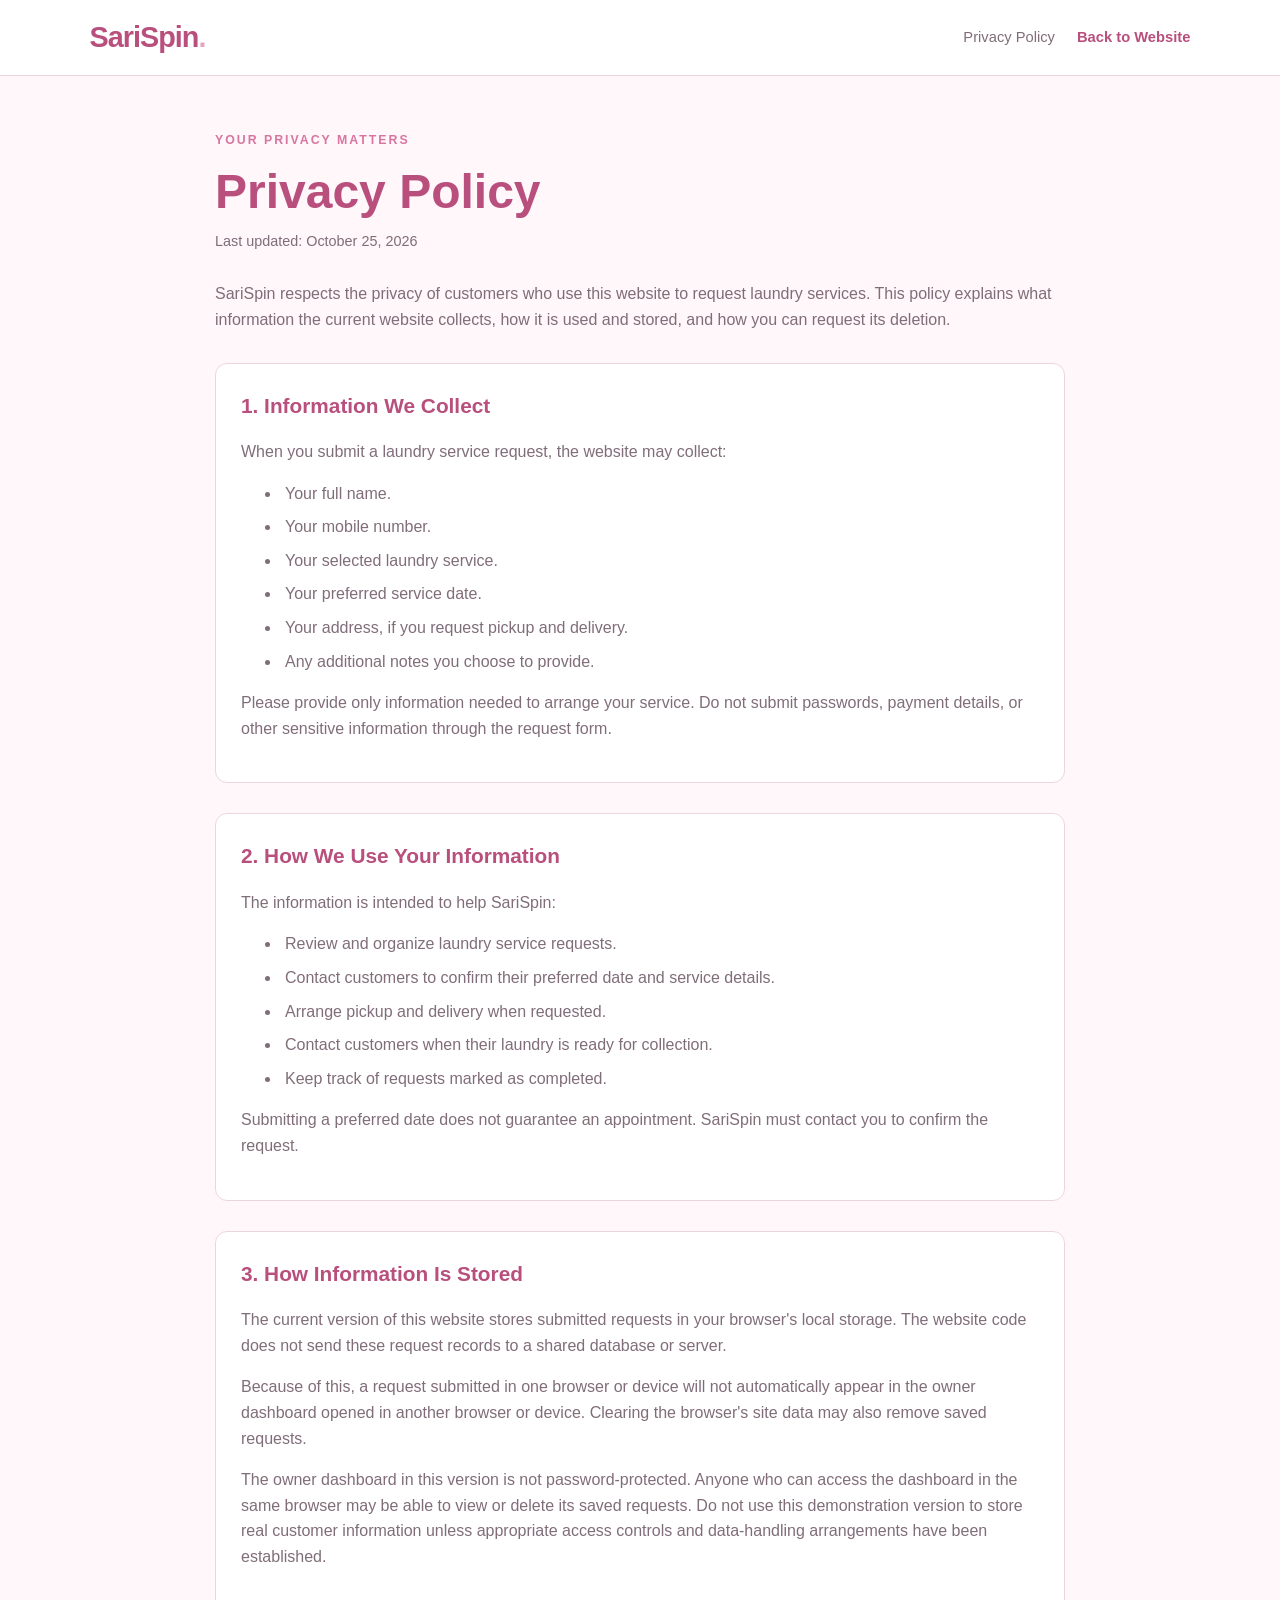
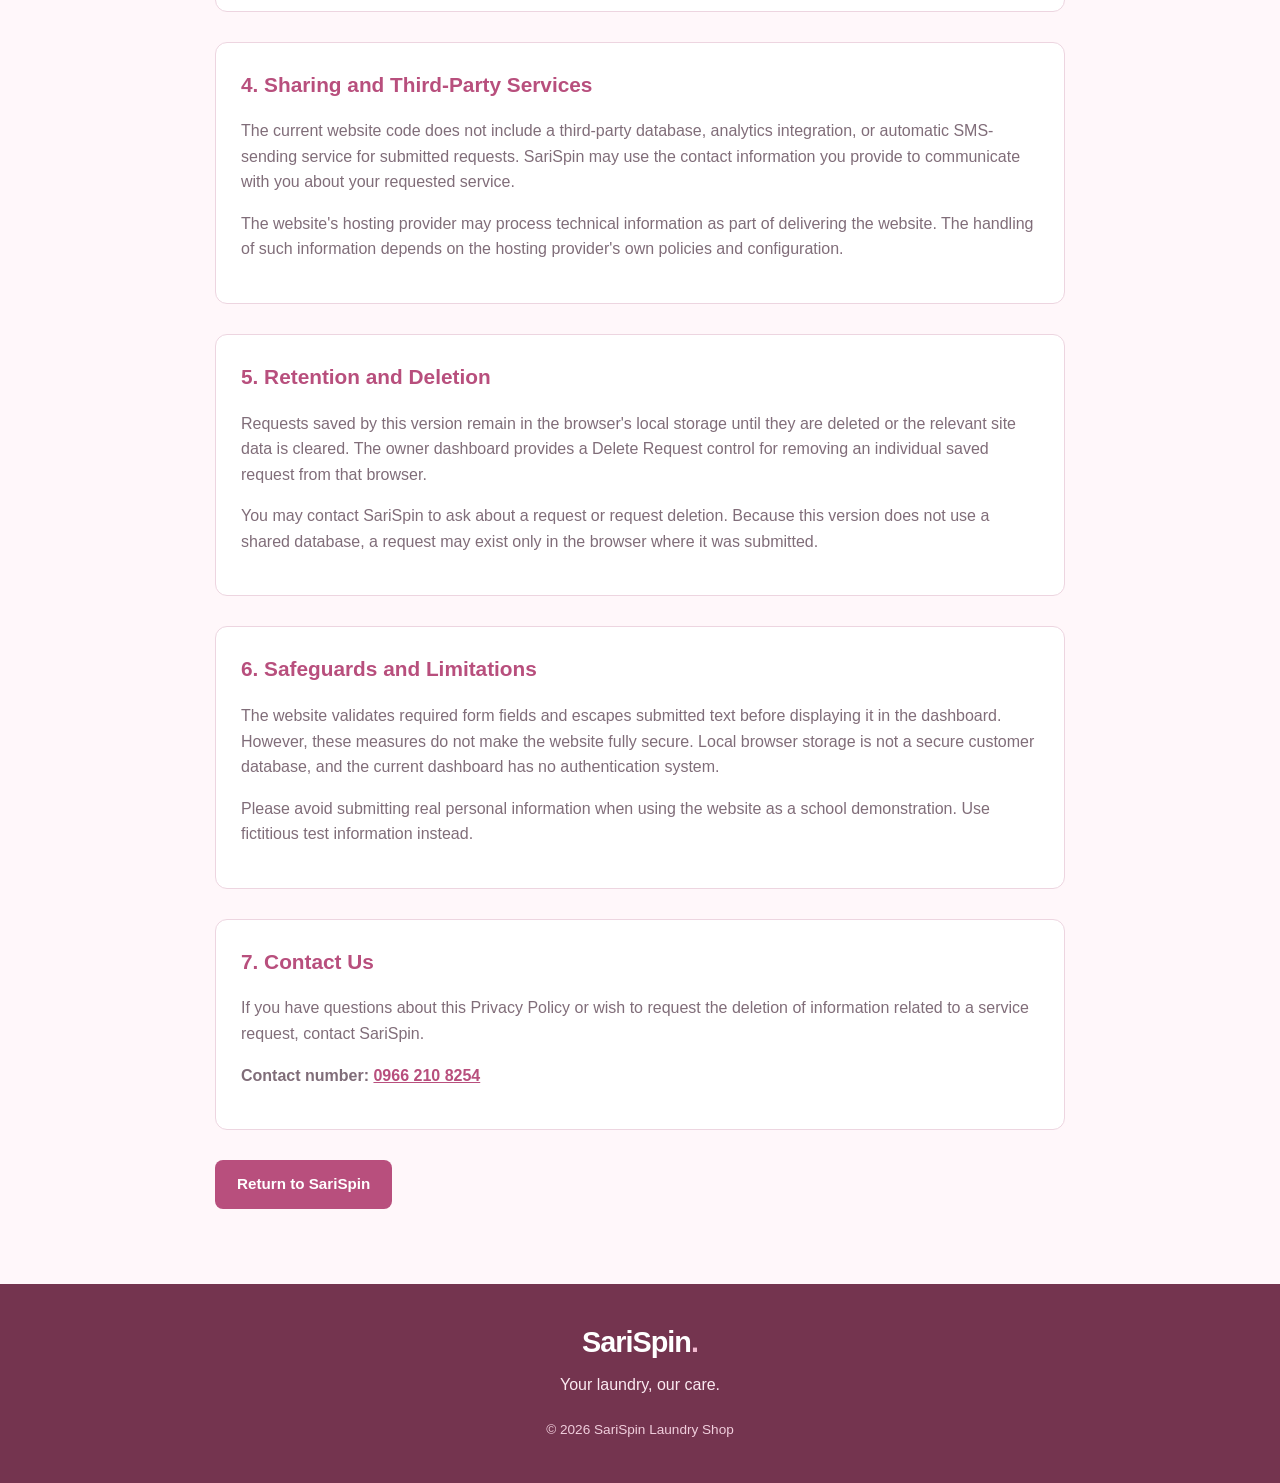
<file: privacy.html>
<!DOCTYPE html>
<html lang="en">

<head>
    <meta charset="UTF-8">
    <meta name="viewport" content="width=device-width, initial-scale=1.0">
    <meta name="description"
        content="SariSpin's Privacy Policy explains how laundry service request information is handled.">
    <title>Privacy Policy | SariSpin</title>
    <link rel="stylesheet" href="style.css">
</head>

<body class="policy-page">

    <header class="admin-navbar">
        <a class="logo" href="index.html">SariSpin<span>.</span></a>

        <div class="admin-nav-right">
            <span>Privacy Policy</span>
            <a href="index.html" class="back-link">Back to Website</a>
        </div>
    </header>

    <main class="policy-container">
        <p class="eyebrow">YOUR PRIVACY MATTERS</p>
        <h1>Privacy Policy</h1>

        <p class="policy-updated">Last updated: October 25, 2026</p>

        <p>
            SariSpin respects the privacy of customers who use this website
            to request laundry services. This policy explains what information
            the current website collects, how it is used and stored, and how
            you can request its deletion.
        </p>

        <section class="policy-section">
            <h2>1. Information We Collect</h2>
            <p>When you submit a laundry service request, the website may collect:</p>
            <ul>
                <li>Your full name.</li>
                <li>Your mobile number.</li>
                <li>Your selected laundry service.</li>
                <li>Your preferred service date.</li>
                <li>Your address, if you request pickup and delivery.</li>
                <li>Any additional notes you choose to provide.</li>
            </ul>
            <p>
                Please provide only information needed to arrange your service.
                Do not submit passwords, payment details, or other sensitive
                information through the request form.
            </p>
        </section>

        <section class="policy-section">
            <h2>2. How We Use Your Information</h2>
            <p>The information is intended to help SariSpin:</p>
            <ul>
                <li>Review and organize laundry service requests.</li>
                <li>Contact customers to confirm their preferred date and service details.</li>
                <li>Arrange pickup and delivery when requested.</li>
                <li>Contact customers when their laundry is ready for collection.</li>
                <li>Keep track of requests marked as completed.</li>
            </ul>
            <p>
                Submitting a preferred date does not guarantee an appointment.
                SariSpin must contact you to confirm the request.
            </p>
        </section>

        <section class="policy-section">
            <h2>3. How Information Is Stored</h2>
            <p>
                The current version of this website stores submitted requests
                in your browser's local storage. The website code does not
                send these request records to a shared database or server.
            </p>
            <p>
                Because of this, a request submitted in one browser or device
                will not automatically appear in the owner dashboard opened
                in another browser or device. Clearing the browser's site data
                may also remove saved requests.
            </p>
            <p>
                The owner dashboard in this version is not password-protected.
                Anyone who can access the dashboard in the same browser may
                be able to view or delete its saved requests. Do not use this
                demonstration version to store real customer information
                unless appropriate access controls and data-handling
                arrangements have been established.
            </p>
        </section>

        <section class="policy-section">
            <h2>4. Sharing and Third-Party Services</h2>
            <p>
                The current website code does not include a third-party
                database, analytics integration, or automatic SMS-sending
                service for submitted requests. SariSpin may use the contact
                information you provide to communicate with you about your
                requested service.
            </p>
            <p>
                The website's hosting provider may process technical
                information as part of delivering the website. The handling
                of such information depends on the hosting provider's own
                policies and configuration.
            </p>
        </section>

        <section class="policy-section">
            <h2>5. Retention and Deletion</h2>
            <p>
                Requests saved by this version remain in the browser's local
                storage until they are deleted or the relevant site data is
                cleared. The owner dashboard provides a Delete Request
                control for removing an individual saved request from that
                browser.
            </p>
            <p>
                You may contact SariSpin to ask about a request or request
                deletion. Because this version does not use a shared database,
                a request may exist only in the browser where it was submitted.
            </p>
        </section>

        <section class="policy-section">
            <h2>6. Safeguards and Limitations</h2>
            <p>
                The website validates required form fields and escapes
                submitted text before displaying it in the dashboard.
                However, these measures do not make the website fully secure.
                Local browser storage is not a secure customer database, and
                the current dashboard has no authentication system.
            </p>
            <p>
                Please avoid submitting real personal information when using
                the website as a school demonstration. Use fictitious test
                information instead.
            </p>
        </section>

        <section class="policy-section">
            <h2>7. Contact Us</h2>
            <p>
                If you have questions about this Privacy Policy or wish to
                request the deletion of information related to a service
                request, contact SariSpin.
            </p>
            <p>
                <strong>Contact number:</strong>
                <a href="tel:+639662108254">0966 210 8254</a>
            </p>
        </section>

        <a href="index.html" class="button button-primary policy-back">
            Return to SariSpin
        </a>
    </main>

    <footer class="footer">
        <a class="logo footer-logo" href="index.html">SariSpin<span>.</span></a>
        <p>Your laundry, our care.</p>
        <p class="footer-bottom">© 2026 SariSpin Laundry Shop</p>
    </footer>

</body>

</html>
</file>
<file: style.css>
:root {
    --green: #b84f7d;
    --green-light: #d875a0;
    --green-pale: #f9e5ee;
    --cream: #fff7fa;
    --white: #ffffff;
    --text: #493440;
    --muted: #806d79;
    --border: #edd5e0;
    --shadow: 0 12px 35px rgba(184, 79, 125, 0.10);
}

* {
    box-sizing: border-box;
}

html {
    scroll-behavior: smooth;
    scroll-padding-top: 90px;
}

body {
    margin: 0;
    background: var(--white);
    color: var(--text);
    font-family: Arial, Helvetica, sans-serif;
    line-height: 1.6;
}

a {
    color: inherit;
    text-decoration: none;
}

button,
input,
select,
textarea {
    font: inherit;
}

button,
a,
input,
select,
textarea {
    -webkit-tap-highlight-color: transparent;
}

button,
.button {
    cursor: pointer;
}

button:focus-visible,
a:focus-visible,
input:focus-visible,
select:focus-visible,
textarea:focus-visible {
    outline: 3px solid #e7a4c1;
    outline-offset: 3px;
}

section {
    scroll-margin-top: 90px;
}

/* CONTACT STRIP */

.contact-strip {
    padding: 10px 5%;
    background: var(--green);
    color: var(--white);
    text-align: center;
    font-size: 0.9rem;
}

.contact-strip a {
    margin: 0 5px;
    color: var(--white);
    font-weight: 700;
    text-decoration: underline;
}

.contact-strip a:hover {
    color: #ffe5f0;
}

/* NAVIGATION */

.navbar {
    position: -webkit-sticky;
    position: sticky;
    top: 0;
    z-index: 1000;
    width: 100%;
    min-height: 78px;
    padding: 15px 7%;
    display: flex;
    align-items: center;
    justify-content: space-between;
    gap: 24px;
    background: var(--white);
    border-bottom: 1px solid #f4e8ee;
    box-shadow: 0 3px 12px rgba(184, 79, 125, 0.06);
}

.logo {
    color: var(--green);
    font-size: 1.8rem;
    font-weight: 800;
    letter-spacing: -1px;
}

.logo span {
    color: #e7a4c1;
}

.navbar nav {
    display: flex;
    align-items: center;
    justify-content: flex-end;
    flex-wrap: wrap;
    gap: 25px;
}

.navbar nav a {
    font-size: 0.93rem;
    font-weight: 600;
    transition: color 0.2s ease;
}

.navbar nav a:hover {
    color: var(--green-light);
}

.navbar nav .nav-button {
    padding: 10px 19px;
    background: var(--green);
    color: var(--white);
    border-radius: 8px;
}

.navbar nav .nav-button:hover {
    background: var(--green-light);
    color: var(--white);
}

/* BUTTONS */

.button {
    display: inline-flex;
    align-items: center;
    justify-content: center;
    min-height: 45px;
    padding: 11px 21px;
    border: 1px solid transparent;
    border-radius: 8px;
    font-size: 0.95rem;
    font-weight: 700;
    text-align: center;
    transition: background 0.2s ease, color 0.2s ease, transform 0.2s ease;
}

.button:hover {
    transform: translateY(-1px);
}

.button-primary {
    background: var(--green);
    color: var(--white);
}

.button-primary:hover {
    background: #a6406c;
}

.button-secondary {
    background: var(--white);
    color: var(--green);
    border-color: var(--border);
}

.button-secondary:hover {
    background: var(--green-pale);
}

/* HERO */

.hero {
    min-height: 525px;
    padding: 75px 9%;
    display: grid;
    grid-template-columns: 1.15fr 0.85fr;
    align-items: center;
    gap: 50px;
    background: var(--cream);
}

.hero-content {
    max-width: 610px;
}

.eyebrow {
    margin: 0 0 12px;
    color: var(--green-light);
    font-size: 0.77rem;
    font-weight: 800;
    letter-spacing: 2px;
}

.hero h1 {
    margin: 0;
    color: var(--green);
    font-size: clamp(2.8rem, 5vw, 4.6rem);
    line-height: 1.08;
    letter-spacing: -2px;
}

.hero-description {
    max-width: 500px;
    margin: 22px 0 28px;
    color: var(--muted);
    font-size: 1.08rem;
}

.hero-buttons {
    display: flex;
    align-items: center;
    flex-wrap: wrap;
    gap: 12px;
}

.hero-contact {
    margin-top: 24px;
    color: var(--muted);
    font-size: 0.92rem;
}

.hero-contact a {
    color: var(--green);
    font-weight: 800;
    text-decoration: underline;
}

.hero-visual {
    min-height: 340px;
    position: relative;
    display: flex;
    align-items: center;
    justify-content: center;
}

.laundry-circle {
    width: min(320px, 100%);
    aspect-ratio: 1;
    border: 16px solid #f0c7d9;
    border-radius: 50%;
    background: #fcebf2;
    display: flex;
    flex-direction: column;
    align-items: center;
    justify-content: center;
    box-shadow: var(--shadow);
}

.laundry-icon {
    font-size: 7rem;
    line-height: 1.2;
}

.laundry-caption {
    margin-top: 12px;
    color: var(--green);
    font-size: 0.92rem;
    font-weight: 700;
}

.floating-note {
    position: absolute;
    right: 0;
    bottom: 38px;
    padding: 13px 18px;
    border-radius: 12px;
    background: var(--white);
    color: var(--green);
    font-size: 0.9rem;
    font-weight: 700;
    box-shadow: var(--shadow);
}

/* GENERAL SECTIONS */

.section {
    padding: 85px 9%;
}

.section-heading {
    max-width: 680px;
    margin: 0 auto 42px;
    text-align: center;
}

.section-heading h2,
.about-content h2 {
    margin: 0 0 12px;
    color: var(--green);
    font-size: clamp(1.9rem, 3.5vw, 2.8rem);
    line-height: 1.2;
    letter-spacing: -1px;
}

.section-heading>p:last-child {
    margin: 0;
    color: var(--muted);
}

/* SERVICE CARDS */

.card-grid {
    display: grid;
    grid-template-columns: repeat(2, minmax(0, 1fr));
    gap: 25px;
    max-width: 1000px;
    margin: 0 auto;
}

.service-card {
    padding: 32px;
    border: 1px solid var(--border);
    border-radius: 15px;
    background: var(--white);
    box-shadow: var(--shadow);
}

.service-icon {
    width: 60px;
    height: 60px;
    display: flex;
    align-items: center;
    justify-content: center;
    border-radius: 13px;
    background: var(--green-pale);
    font-size: 1.8rem;
}

.service-card h3 {
    margin: 21px 0 10px;
    color: var(--green);
    font-size: 1.35rem;
}

.service-card p {
    color: var(--muted);
}

.service-card .service-note {
    margin-top: 17px;
    color: var(--green);
    font-weight: 700;
}

.text-link {
    display: inline-block;
    margin-top: 8px;
    color: var(--green);
    font-weight: 800;
}

.text-link:hover {
    text-decoration: underline;
}

/* PRICING */

.pricing-section {
    padding: 85px 9%;
    background: var(--cream);
}

.pricing-card {
    max-width: 460px;
    margin: 0 auto;
    padding: 35px;
    border: 1px solid var(--border);
    border-radius: 16px;
    background: var(--white);
    box-shadow: var(--shadow);
}

.pricing-label {
    margin: 0;
    color: var(--muted);
    text-align: center;
}

.price {
    margin: 7px 0 20px;
    color: var(--green);
    font-size: 3.5rem;
    font-weight: 800;
    text-align: center;
    letter-spacing: -2px;
}

.price span {
    font-size: 1.05rem;
    font-weight: 500;
    letter-spacing: 0;
}

.pricing-divider {
    height: 1px;
    margin-bottom: 18px;
    background: var(--border);
}

.pricing-detail {
    display: flex;
    justify-content: space-between;
    gap: 15px;
    padding: 10px 0;
    color: var(--muted);
}

.pricing-detail strong {
    color: var(--green);
}

.pricing-note {
    margin: 18px 0 0;
    padding: 14px;
    border-radius: 9px;
    background: var(--green-pale);
    color: var(--green);
    font-size: 0.9rem;
}

/* ABOUT */

.about-section {
    display: grid;
    grid-template-columns: 0.85fr 1.15fr;
    align-items: center;
    gap: 70px;
}

.about-visual {
    min-height: 300px;
    padding: 30px;
    display: flex;
    flex-direction: column;
    align-items: center;
    justify-content: center;
    border-radius: 18px;
    background: var(--green-pale);
    text-align: center;
}

.about-icon {
    font-size: 6rem;
}

.about-visual p {
    color: var(--green);
    font-weight: 800;
}

.about-content p:not(.eyebrow) {
    color: var(--muted);
}

.about-content .button {
    margin-top: 12px;
}

/* BOOKING */

.booking-section {
    padding: 85px 9%;
    background: var(--cream);
}

.booking-layout {
    display: grid;
    grid-template-columns: 0.8fr 1.2fr;
    align-items: start;
    gap: 45px;
    max-width: 1100px;
    margin: 0 auto;
}

.booking-info h3 {
    margin-top: 0;
    color: var(--green);
    font-size: 1.5rem;
}

.booking-info>p {
    color: var(--muted);
}

.contact-details {
    margin-top: 20px;
    padding: 20px 0;
    border-top: 1px solid var(--border);
    border-bottom: 1px solid var(--border);
}

.contact-details p {
    margin: 5px 0;
}

.contact-details .contact-number {
    color: var(--green);
    font-size: 1.65rem;
    font-weight: 800;
    letter-spacing: 0.5px;
}

.contact-hint {
    color: var(--muted);
    font-size: 0.9rem;
}

.booking-reminder {
    margin-top: 25px;
    padding: 20px;
    border-left: 4px solid var(--green-light);
    border-radius: 7px;
    background: var(--green-pale);
}

.booking-reminder strong {
    color: var(--green);
}

.booking-reminder p {
    margin-bottom: 0;
    color: var(--muted);
    font-size: 0.93rem;
}

.booking-form {
    padding: 30px;
    border: 1px solid var(--border);
    border-radius: 15px;
    background: var(--white);
    box-shadow: var(--shadow);
}

.form-row {
    display: grid;
    grid-template-columns: repeat(2, minmax(0, 1fr));
    gap: 17px;
}

.form-group {
    display: flex;
    flex-direction: column;
    gap: 7px;
    margin-bottom: 20px;
}

.form-group label {
    color: var(--text);
    font-size: 0.92rem;
    font-weight: 700;
}

.form-group input,
.form-group select,
.form-group textarea {
    width: 100%;
    min-height: 46px;
    padding: 12px;
    border: 1px solid var(--border);
    border-radius: 8px;
    background: var(--white);
    color: var(--text);
}

.form-group textarea {
    resize: vertical;
}

.form-group input::placeholder,
.form-group textarea::placeholder {
    color: #a998a2;
}

.form-group input:focus,
.form-group select:focus,
.form-group textarea:focus {
    border-color: var(--green-light);
    outline: 3px solid #f9e5ee;
}

.form-group small {
    color: var(--muted);
    font-size: 0.82rem;
}

.consent-label {
    display: flex;
    align-items: flex-start;
    gap: 10px;
    margin: 5px 0 20px;
    color: var(--muted);
    font-size: 0.87rem;
}

.consent-label input {
    margin-top: 5px;
    accent-color: var(--green);
}

.submit-button {
    width: 100%;
    border: 0;
}

.form-message {
    margin: 15px 0 0;
    font-size: 0.92rem;
    font-weight: 700;
}

.form-message.success {
    color: #28734d;
}

.form-message.error {
    color: #b42345;
}

.privacy-note {
    margin: 17px 0 0;
    color: var(--muted);
    font-size: 0.78rem;
    text-align: center;
}

/* FOOTER */

.footer {
    padding: 35px 7%;
    background: #74344f;
    color: #fbeaf1;
    text-align: center;
}

.footer-logo {
    color: var(--white);
}

.footer-logo span {
    color: #f2b9d0;
}

.footer p {
    margin: 7px 0;
}

.footer a:not(.logo) {
    color: var(--white);
    font-weight: 700;
    text-decoration: underline;
}

.footer-bottom {
    margin-top: 22px !important;
    color: #f0cedc;
    font-size: 0.85rem;
}

/* OWNER DASHBOARD */

.admin-page {
    min-height: 100vh;
    background: #fff7fa;
}

.admin-navbar {
    min-height: 76px;
    padding: 14px 7%;
    display: flex;
    align-items: center;
    justify-content: space-between;
    gap: 20px;
    background: var(--white);
    border-bottom: 1px solid var(--border);
}

.admin-nav-right {
    display: flex;
    align-items: center;
    flex-wrap: wrap;
    gap: 22px;
    color: var(--muted);
    font-size: 0.92rem;
}

.back-link {
    color: var(--green);
    font-weight: 700;
}

.back-link:hover {
    text-decoration: underline;
}

.dashboard-container {
    max-width: 1200px;
    margin: 0 auto;
    padding: 45px 6%;
}

.dashboard-heading {
    display: flex;
    align-items: center;
    justify-content: space-between;
    gap: 25px;
    margin-bottom: 25px;
}

.dashboard-heading h1 {
    margin: 0;
    color: var(--green);
    font-size: clamp(2rem, 4vw, 2.8rem);
    letter-spacing: -1px;
}

.dashboard-heading p:not(.eyebrow) {
    color: var(--muted);
}

.stats-grid {
    display: grid;
    grid-template-columns: repeat(2, minmax(0, 1fr));
    gap: 20px;
    margin-bottom: 35px;
}

.stat-card {
    padding: 25px;
    border: 1px solid var(--border);
    border-radius: 13px;
    background: var(--white);
    box-shadow: var(--shadow);
}

.stat-card p {
    margin: 0;
    color: var(--muted);
    font-weight: 700;
}

.stat-card h2 {
    margin: 8px 0;
    color: var(--green);
    font-size: 2.6rem;
}

.stat-card span {
    color: var(--muted);
    font-size: 0.86rem;
}

.admin-message {
    min-height: 1px;
    color: var(--green);
    font-size: 0.9rem;
}

.dashboard-section {
    margin-top: 35px;
}

.dashboard-section-heading {
    display: flex;
    align-items: center;
    justify-content: space-between;
    gap: 15px;
    margin-bottom: 20px;
}

.dashboard-section-heading h2 {
    margin: 0;
    color: var(--green);
    font-size: 1.6rem;
}

.dashboard-section-heading p {
    margin: 5px 0 0;
    color: var(--muted);
    font-size: 0.92rem;
}

.completed-heading {
    margin-top: 55px;
}

.request-list {
    display: grid;
    grid-template-columns: repeat(2, minmax(0, 1fr));
    gap: 20px;
}

.request-card {
    min-width: 0;
    padding: 24px;
    border: 1px solid var(--border);
    border-radius: 12px;
    background: var(--white);
    box-shadow: var(--shadow);
    overflow-wrap: anywhere;
}

.request-card h3 {
    margin: 0;
    color: var(--green);
    font-size: 1.2rem;
    overflow-wrap: anywhere;
}

.request-card .request-date {
    margin: 6px 0 16px;
    color: var(--muted);
    font-size: 0.86rem;
}

/* REQUEST DETAILS */

.request-details {
    display: grid;
    gap: 8px;
    margin-top: 8px;
}

.request-detail {
    display: grid;
    grid-template-columns: 115px minmax(0, 1fr);
    align-items: start;
    gap: 8px;
    min-width: 0;
    padding-bottom: 8px;
    border-bottom: 1px solid #f5e8ee;
    font-size: 0.91rem;
}

.request-detail:last-child {
    padding-bottom: 0;
    border-bottom: none;
}

.request-detail strong {
    color: var(--muted);
    font-weight: 700;
}

.request-detail span {
    min-width: 0;
    color: var(--text);
    white-space: pre-wrap;
    overflow-wrap: anywhere;
    word-break: normal;
}

.request-phone-link:hover {
    color: #873456;
}

.request-actions {
    display: flex;
    flex-wrap: wrap;
    gap: 10px;
    margin-top: 20px;
}

.request-actions .button {
    min-height: 40px;
    padding: 9px 15px;
    font-size: 0.88rem;
}

.completed-badge {
    display: inline-block;
    margin-top: 15px;
    padding: 5px 10px;
    border-radius: 20px;
    background: var(--green-pale);
    color: var(--green);
    font-size: 0.8rem;
    font-weight: 700;
}

.empty-state {
    grid-column: 1 / -1;
    padding: 35px 20px;
    border: 1px dashed #e4bfd0;
    border-radius: 12px;
    color: var(--muted);
    text-align: center;
    background: #fffafd;
}

.dashboard-footer {
    margin-top: 40px;
}

/* RESPONSIVE DESIGN */

@media (max-width: 850px) {
    .navbar {
        flex-direction: column;
        gap: 12px;
    }

    .navbar nav {
        justify-content: center;
        gap: 15px;
    }

    .hero {
        grid-template-columns: 1fr;
        padding: 60px 7%;
        text-align: center;
    }

    .hero-content {
        margin: 0 auto;
    }

    .hero-buttons {
        justify-content: center;
    }

    .hero-visual {
        min-height: 300px;
    }

    .floating-note {
        right: 5%;
    }

    .about-section {
        grid-template-columns: 1fr;
        gap: 35px;
    }

    .about-visual {
        min-height: 240px;
    }

    .booking-layout {
        grid-template-columns: 1fr;
        gap: 30px;
    }

    .request-list {
        grid-template-columns: 1fr;
    }
}

@media (max-width: 560px) {
    .contact-strip {
        padding: 10px 12px;
        font-size: 0.82rem;
    }

    .navbar {
        padding: 16px 5%;
    }

    .navbar nav {
        gap: 12px;
    }

    .navbar nav a {
        font-size: 0.84rem;
    }

    .navbar nav .nav-button {
        padding: 8px 12px;
    }

    .hero {
        padding: 50px 6%;
    }

    .hero h1 {
        font-size: 2.8rem;
    }

    .hero-description {
        font-size: 1rem;
    }

    .laundry-circle {
        width: 250px;
        border-width: 12px;
    }

    .laundry-icon {
        font-size: 5rem;
    }

    .floating-note {
        right: 0;
        bottom: 15px;
        font-size: 0.8rem;
    }

    .section,
    .pricing-section,
    .booking-section {
        padding: 60px 6%;
    }

    .card-grid,
    .form-row,
    .stats-grid {
        grid-template-columns: 1fr;
    }

    .service-card,
    .booking-form,
    .pricing-card {
        padding: 23px;
    }

    .admin-navbar {
        padding: 15px 5%;
    }

    .admin-nav-right {
        gap: 10px;
        font-size: 0.8rem;
    }

    .dashboard-container {
        padding: 30px 5%;
    }

    .dashboard-heading {
        align-items: flex-start;
        flex-direction: column;
    }

    .dashboard-section-heading {
        align-items: flex-start;
        flex-direction: column;
    }

    .request-detail {
        grid-template-columns: 115px minmax(0, 1fr);
        gap: 8px;
    }
}

@media (max-width: 380px) {
    .request-detail {
        grid-template-columns: 1fr;
        gap: 3px;
    }
}

/* PRIVACY POLICY PAGE */

.policy-page {
    min-height: 100vh;
    background: var(--cream);
}

.policy-container {
    width: min(850px, 90%);
    margin: 0 auto;
    padding: 55px 0 75px;
}

.policy-container h1 {
    margin: 0;
    color: var(--green);
    font-size: clamp(2rem, 5vw, 3rem);
    line-height: 1.2;
}

.policy-updated {
    margin: 10px 0 28px;
    color: var(--muted);
    font-size: 0.9rem;
}

.policy-container>p:not(.eyebrow, .policy-updated) {
    color: var(--muted);
}

.policy-section {
    margin-top: 30px;
    padding: 25px;
    border: 1px solid var(--border);
    border-radius: 12px;
    background: var(--white);
    overflow-wrap: anywhere;
}

.policy-section h2 {
    margin-top: 0;
    color: var(--green);
    font-size: 1.3rem;
}

.policy-section p,
.policy-section li {
    color: var(--muted);
}

.policy-section li {
    margin-bottom: 8px;
    padding-left: 4px;
}

.policy-section a {
    color: var(--green);
    font-weight: 700;
    text-decoration: underline;
}

.policy-back {
    margin-top: 30px;
}

@media (max-width: 560px) {
    .policy-container {
        width: 90%;
        padding: 35px 0 50px;
    }

    .policy-section {
        padding: 20px;
    }
}
</file>
